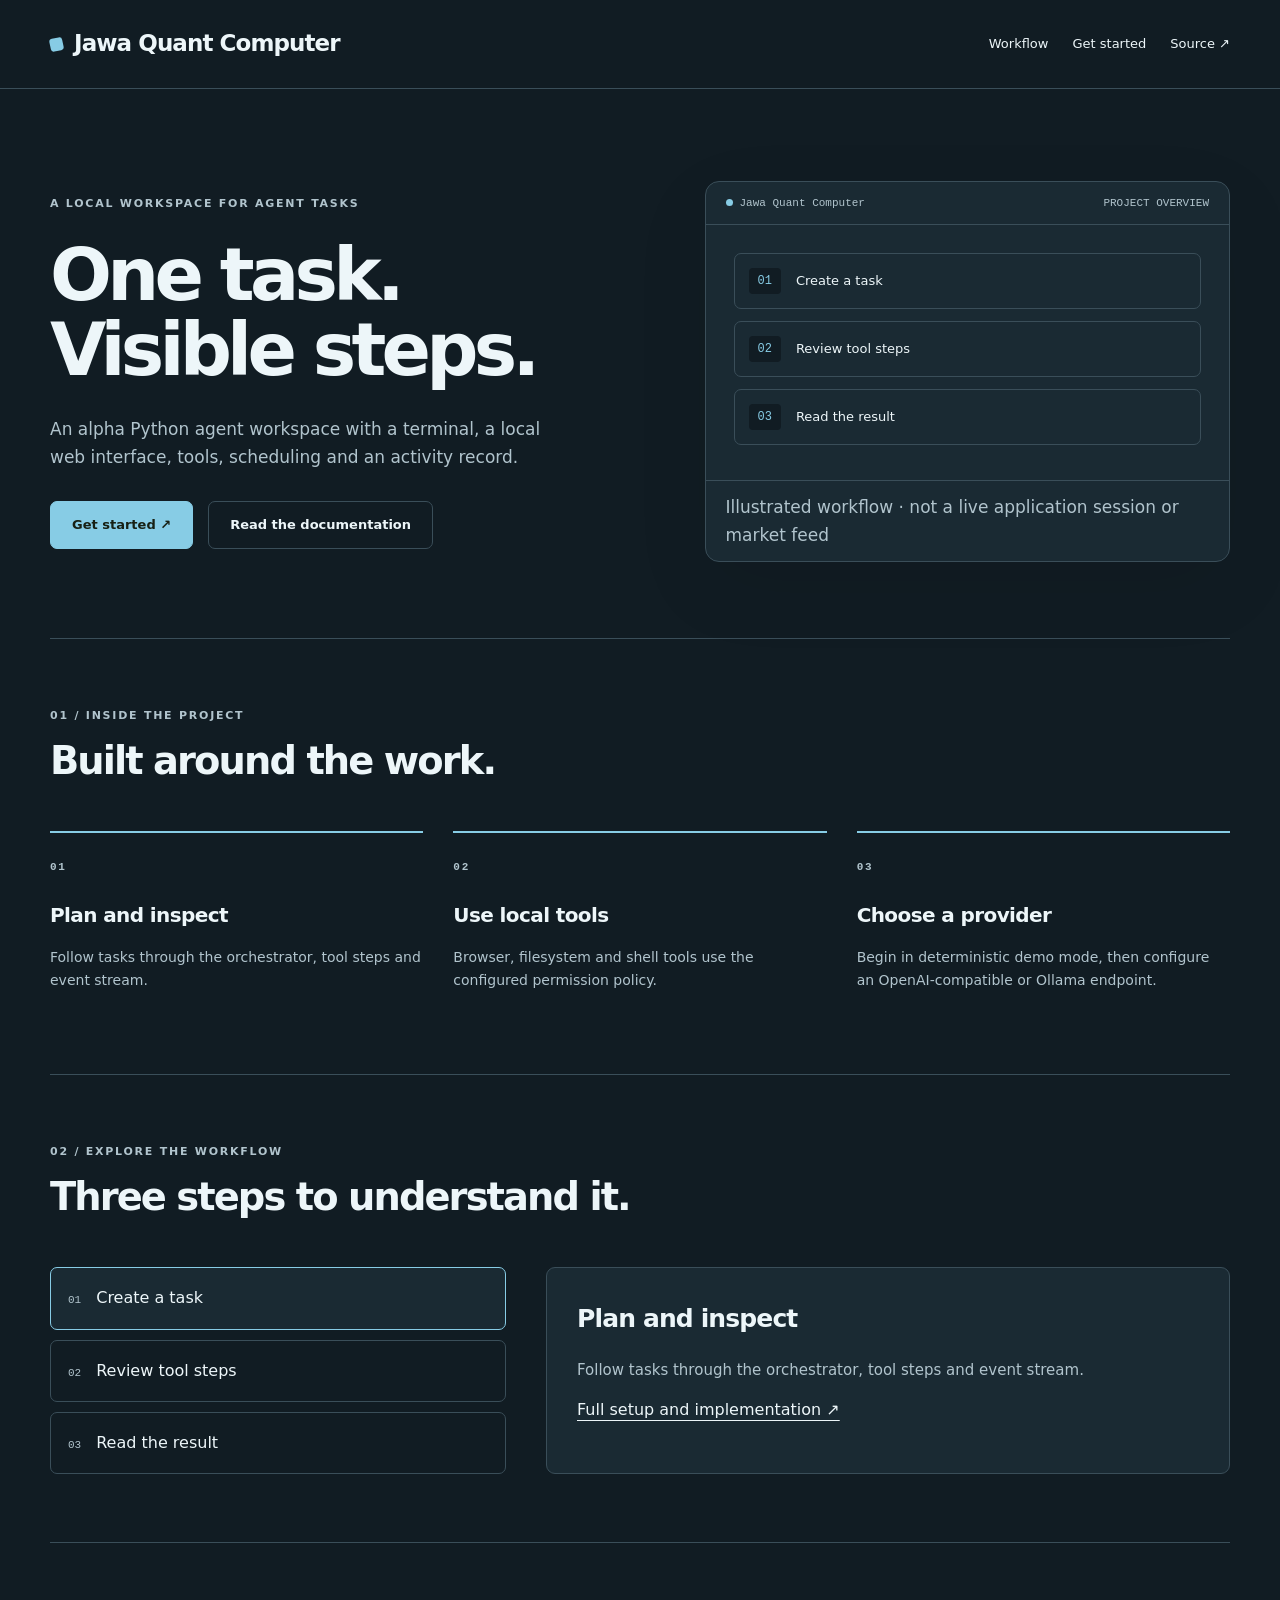
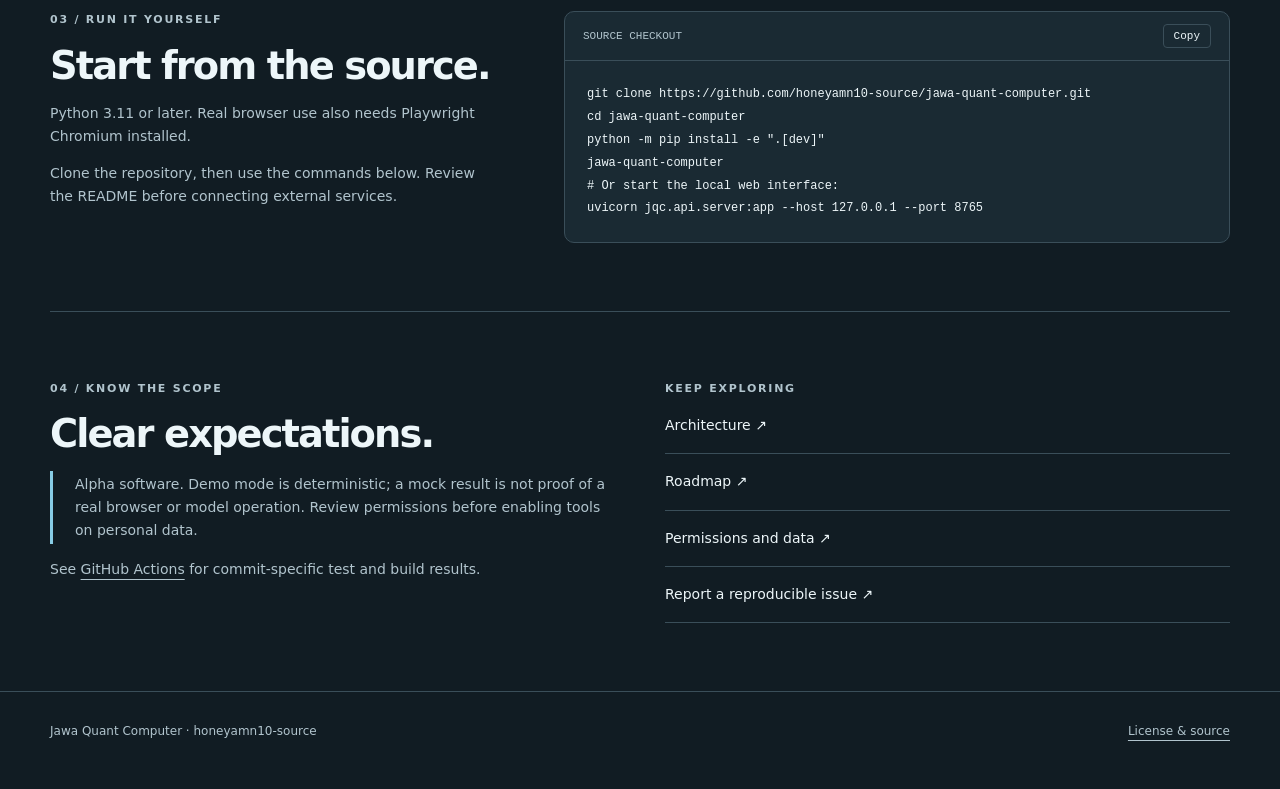
<file: website/index.html>
<!doctype html><html lang="en"><head><meta charset="utf-8"><meta name="viewport" content="width=device-width,initial-scale=1"><title>Jawa Quant Computer — A local workspace for agent tasks</title><meta name="description" content="An alpha Python agent workspace with a terminal, a local web interface, tools, scheduling and an activity record."><link rel="canonical" href="https://honeyamn10-source.github.io/jawa-quant-computer/"><link rel="icon" href="favicon.svg"><link rel="stylesheet" href="assets/site.css"><script src="assets/site.js" defer></script></head><body class="theme-browser" style="--accent:#87cce5;--bg:#111c23;--ink:#edf6f9;--muted:#b1c4cd;--panel:#1a2a33;--line:#3a4e59;--on-accent:#172014"><a class="skip" href="#main">Skip to content</a><header><div class="wrap nav"><a class="brand" href="#main"><span class="mark" aria-hidden="true"></span>Jawa Quant Computer</a><nav aria-label="Primary"><a href="#workflow">Workflow</a><a href="#start">Get started</a><a href="https://github.com/honeyamn10-source/jawa-quant-computer">Source ↗</a></nav></div></header><main id="main" class="wrap"><section class="hero"><div><div class="eyebrow">A local workspace for agent tasks</div><h1>One task.
Visible steps.</h1><p>An alpha Python agent workspace with a terminal, a local web interface, tools, scheduling and an activity record.</p><div class="actions"><a class="button primary" href="#start">Get started ↗</a><a class="button" href="https://github.com/honeyamn10-source/jawa-quant-computer#readme">Read the documentation</a></div></div><div class="surface"><div class="surface-top"><span><span class="dot"></span>Jawa Quant Computer</span><span>PROJECT OVERVIEW</span></div><div class="visual"><div class="workflow"><div class="workflow-row"><span class="num">01</span>Create a task</div><div class="workflow-row"><span class="num">02</span>Review tool steps</div><div class="workflow-row"><span class="num">03</span>Read the result</div></div></div><p class="surface-note">Illustrated workflow · not a live application session or market feed</p></div></section><section class="section"><div class="section-head"><div><div class="eyebrow">01 / Inside the project</div><h2>Built around the work.</h2></div></div><div class="features"><article class="feature"><span class="eyebrow">01</span><h3>Plan and inspect</h3><p>Follow tasks through the orchestrator, tool steps and event stream.</p></article><article class="feature"><span class="eyebrow">02</span><h3>Use local tools</h3><p>Browser, filesystem and shell tools use the configured permission policy.</p></article><article class="feature"><span class="eyebrow">03</span><h3>Choose a provider</h3><p>Begin in deterministic demo mode, then configure an OpenAI-compatible or Ollama endpoint.</p></article></div></section><section id="workflow" class="section"><div class="section-head"><div><div class="eyebrow">02 / Explore the workflow</div><h2>Three steps to understand it.</h2></div></div><div class="explorer"><div class="choices" role="group" aria-label="Explore project workflow"><button class="choice" data-choice data-title="Plan and inspect" data-detail="Follow tasks through the orchestrator, tool steps and event stream." aria-pressed="true"><span>01</span>Create a task</button><button class="choice" data-choice data-title="Use local tools" data-detail="Browser, filesystem and shell tools use the configured permission policy." aria-pressed="false"><span>02</span>Review tool steps</button><button class="choice" data-choice data-title="Choose a provider" data-detail="Begin in deterministic demo mode, then configure an OpenAI-compatible or Ollama endpoint." aria-pressed="false"><span>03</span>Read the result</button></div><div class="explanation" aria-live="polite"><h3 id="explore-title">Plan and inspect</h3><p id="explore-text">Follow tasks through the orchestrator, tool steps and event stream.</p><a href="https://github.com/honeyamn10-source/jawa-quant-computer#readme">Full setup and implementation ↗</a></div></div></section><section id="start" class="section setup"><div><div class="eyebrow">03 / Run it yourself</div><h2>Start from the source.</h2><p class="muted">Python 3.11 or later. Real browser use also needs Playwright Chromium installed.</p><p class="muted">Clone the repository, then use the commands below. Review the README before connecting external services.</p></div><div class="codebox"><div class="code-head"><span>SOURCE CHECKOUT</span><button class="copy" data-copy="setup-code" aria-label="Copy setup commands">Copy</button></div><pre><code id="setup-code">git clone https://github.com/honeyamn10-source/jawa-quant-computer.git
cd jawa-quant-computer
python -m pip install -e &quot;.[dev]&quot;
jawa-quant-computer
# Or start the local web interface:
uvicorn jqc.api.server:app --host 127.0.0.1 --port 8765</code></pre></div></section><section class="section detail-grid"><div><div class="eyebrow">04 / Know the scope</div><h2>Clear expectations.</h2><p class="scope">Alpha software. Demo mode is deterministic; a mock result is not proof of a real browser or model operation. Review permissions before enabling tools on personal data.</p><p class="muted">See <a href="https://github.com/honeyamn10-source/jawa-quant-computer/actions">GitHub Actions</a> for commit-specific test and build results.</p></div><div><div class="eyebrow">Keep exploring</div><ul class="doc-links"><li><a href="https://github.com/honeyamn10-source/jawa-quant-computer/blob/main/ARCHITECTURE.md">Architecture ↗</a></li><li><a href="https://github.com/honeyamn10-source/jawa-quant-computer/blob/main/ROADMAP.md">Roadmap ↗</a></li><li><a href="https://github.com/honeyamn10-source/jawa-quant-computer/blob/main/SECURITY.md">Permissions and data ↗</a></li><li><a href="https://github.com/honeyamn10-source/jawa-quant-computer/issues">Report a reproducible issue ↗</a></li></ul></div></section></main><footer><div class="wrap"><span>Jawa Quant Computer · honeyamn10-source</span><a href="https://github.com/honeyamn10-source/jawa-quant-computer/blob/main/LICENSE">License & source</a></div></footer></body></html>
</file>
<file: website/assets/site.css>
*{box-sizing:border-box}html{scroll-behavior:smooth}body{margin:0;background:var(--bg);color:var(--ink);font-family:Inter,ui-sans-serif,system-ui,-apple-system,sans-serif;line-height:1.65}a{color:inherit;text-underline-offset:5px}button{font:inherit}a,button{touch-action:manipulation}a:focus-visible,button:focus-visible,summary:focus-visible{outline:3px solid var(--accent);outline-offset:5px}.wrap{width:min(1180px,calc(100% - 48px));margin:auto}.skip{position:fixed;top:-80px;left:12px;background:var(--ink);color:var(--bg);padding:12px;z-index:20}.skip:focus{top:12px}header{border-bottom:1px solid var(--line)}.nav{display:flex;align-items:center;justify-content:space-between;min-height:88px;gap:24px}.brand{font-weight:800;letter-spacing:-.04em;text-decoration:none;font-size:23px}.mark{display:inline-block;width:13px;height:13px;border-radius:3px;background:var(--accent);margin-right:11px;transform:rotate(-12deg)}nav{display:flex;gap:24px;font-size:13px}nav a{text-decoration:none}.eyebrow{text-transform:uppercase;letter-spacing:.16em;font-size:11px;font-weight:750;color:var(--muted)}.hero{display:grid;grid-template-columns:1.12fr 1fr;align-items:center;gap:66px;padding:92px 0 76px}.hero h1{font-size:clamp(44px,5.7vw,78px);line-height:1.03;letter-spacing:-.065em;font-weight:650;margin:24px 0 28px;white-space:pre-line}.hero p{max-width:530px;color:var(--muted);font-size:17px}.actions{display:flex;gap:15px;flex-wrap:wrap;margin-top:30px}.button{display:inline-flex;align-items:center;justify-content:center;border:1px solid var(--line);padding:12px 21px;border-radius:7px;text-decoration:none;font-weight:650;font-size:13px}.button.primary{background:var(--accent);border-color:var(--accent);color:var(--on-accent)}.surface{position:relative;background:var(--panel);border:1px solid var(--line);border-radius:14px;overflow:hidden;box-shadow:0 25px 80px #00000012}.surface-top{display:flex;align-items:center;justify-content:space-between;padding:15px 20px;border-bottom:1px solid var(--line);font:11px ui-monospace,monospace;color:var(--muted)}.dot{width:7px;height:7px;background:var(--accent);border-radius:50%;display:inline-block;margin-right:7px}.visual{padding:28px;min-height:255px}.visual h3{font-size:24px;letter-spacing:-.04em;margin:4px 0 26px}.workflow{display:grid;gap:12px}.workflow-row{display:flex;align-items:center;gap:15px;padding:14px;border:1px solid var(--line);border-radius:7px;font-size:13px}.num{font:12px ui-monospace,monospace;color:var(--accent);background:var(--bg);border-radius:4px;padding:6px 9px}.surface-note{padding:12px 20px;margin:0;border-top:1px solid var(--line);font-size:11px;color:var(--muted)}.wave{display:flex;height:92px;align-items:center;gap:7px;justify-content:center;margin:10px 0 28px}.wave i{width:6px;border-radius:5px;background:var(--accent)}.chart{width:100%;height:135px;display:block;margin:18px 0}.orbit{display:grid;place-items:center;width:190px;height:190px;border:1px solid var(--line);border-radius:50%;margin:0 auto 18px;position:relative}.orbit:before,.orbit:after{content:"";position:absolute;border:1px solid var(--line);border-radius:50%;inset:28px}.orbit:after{inset:55px}.orbit span{background:var(--accent);width:16px;height:16px;border-radius:50%;box-shadow:85px 0 0 var(--accent),-70px -48px 0 var(--accent),-30px 80px 0 var(--accent)}.ledger{width:100%;border-collapse:collapse;font-size:13px}.ledger td{padding:14px 0;border-bottom:1px solid var(--line)}.ledger td:last-child{text-align:right;color:var(--muted)}.section{padding:68px 0;border-top:1px solid var(--line)}.section-head{display:flex;justify-content:space-between;align-items:end;gap:40px;margin-bottom:34px}.section h2{font-size:clamp(30px,3vw,42px);line-height:1.15;letter-spacing:-.05em;margin:14px 0}.section-head p{color:var(--muted);max-width:400px;font-size:14px}.features{display:grid;grid-template-columns:repeat(3,1fr);gap:30px}.feature{border-top:2px solid var(--accent);padding-top:19px}.feature .eyebrow{font-family:ui-monospace,monospace}.feature h3{font-size:20px;letter-spacing:-.03em;margin:20px 0 12px}.feature p,.muted{color:var(--muted);font-size:14px}.setup{display:grid;grid-template-columns:.8fr 1.2fr;gap:70px}.codebox{border:1px solid var(--line);background:var(--panel);border-radius:10px;overflow:hidden}.code-head{display:flex;justify-content:space-between;align-items:center;border-bottom:1px solid var(--line);padding:12px 18px;font:11px ui-monospace,monospace;color:var(--muted)}.copy{background:transparent;color:var(--ink);border:1px solid var(--line);padding:5px 10px;border-radius:4px;cursor:pointer}pre{padding:22px;overflow:auto;margin:0;font:12px/1.9 ui-monospace,SFMono-Regular,Consolas,monospace;tab-size:2}code{font-family:ui-monospace,monospace}.detail-grid{display:grid;grid-template-columns:1fr 1fr;gap:50px}.doc-links{list-style:none;padding:0;margin:0}.doc-links li{border-bottom:1px solid var(--line)}.doc-links a{display:flex;justify-content:space-between;padding:16px 0;text-decoration:none;font-size:14px}.doc-links a:hover{color:var(--accent)}.scope{border-left:3px solid var(--accent);padding:2px 0 2px 22px;color:var(--muted);font-size:14px}.screenshot{width:100%;display:block;border-radius:8px;border:1px solid var(--line)}figure{margin:0}figcaption{font-size:12px;color:var(--muted);margin-top:12px}.explorer{display:grid;grid-template-columns:1fr 1.5fr;gap:40px}.choices{display:grid;gap:10px}.choice{color:var(--ink);background:transparent;text-align:left;padding:17px;border:1px solid var(--line);border-radius:7px;cursor:pointer}.choice[aria-pressed=true]{border-color:var(--accent);background:var(--panel)}.choice span{margin-right:15px;color:var(--muted);font:11px ui-monospace,monospace}.explanation{padding:30px;background:var(--panel);border:1px solid var(--line);border-radius:9px}.explanation h3{font-size:25px;margin:0 0 18px;letter-spacing:-.035em}.explanation p{font-size:15px;color:var(--muted)}footer{border-top:1px solid var(--line);padding:30px 0 45px;color:var(--muted);font-size:12px}footer .wrap{display:flex;justify-content:space-between;gap:20px}.theme-restaurant .hero h1,.theme-ledger .hero h1{font-family:Georgia,serif;font-weight:400;letter-spacing:-.045em}.theme-retail .surface{border-radius:3px}.theme-flow .workflow-row{border-left:3px solid var(--accent)}@media(max-width:850px){.hero{grid-template-columns:1fr;gap:40px;padding-top:55px}.hero h1{font-size:clamp(46px,10vw,72px)}.surface{max-width:620px}.setup,.detail-grid{grid-template-columns:1fr;gap:30px}.section-head{display:block}.features{gap:20px}.explorer{grid-template-columns:1fr;gap:20px}nav{gap:15px}}@media(max-width:550px){.wrap{width:calc(100% - 32px)}.nav{align-items:flex-start;flex-direction:column;padding:20px 0;gap:15px;min-height:0}.brand{font-size:20px}.hero{padding:42px 0}.hero h1{font-size:47px}.features{grid-template-columns:1fr}.section{padding:42px 0}.visual{padding:20px}.actions{gap:9px}.button{padding:12px 15px}.section-head{margin-bottom:24px}footer .wrap{flex-direction:column}pre{font-size:11px;padding:16px}}@media(prefers-reduced-motion:reduce){html{scroll-behavior:auto}}
</file>
